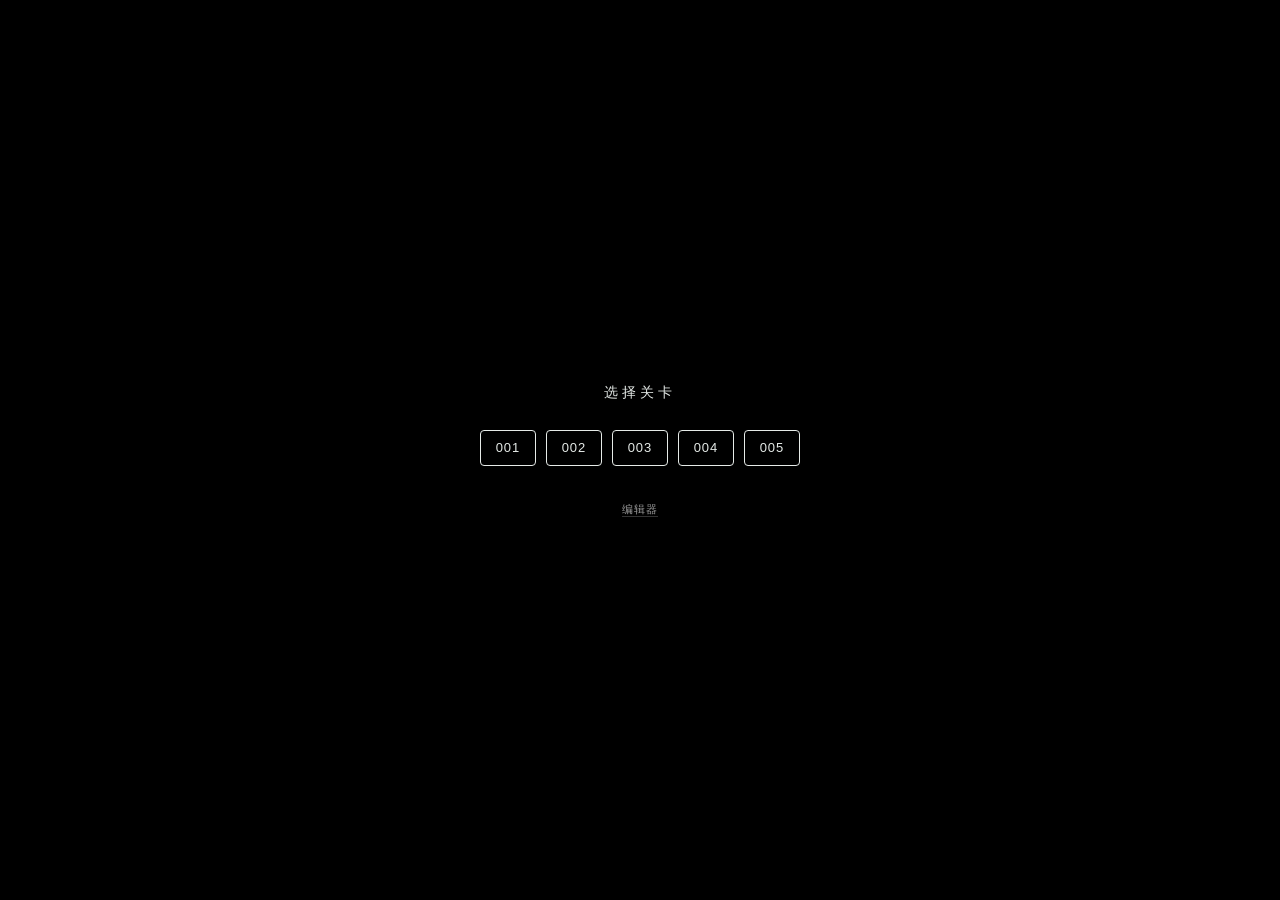
<file: index.html>
<!doctype html>
<html lang="zh-CN">
<head>
  <meta charset="UTF-8">
  <meta name="viewport" content="width=device-width, initial-scale=1, viewport-fit=cover">
  <meta name="theme-color" content="#000000">
  <link rel="icon" href="data:,">
  <title>Falling Ballz · 关卡</title>
  <style>
    * { box-sizing: border-box; }
    html, body { margin: 0; height: 100%; background: #000; color: #fff; font-family: "Helvetica Neue", -apple-system, sans-serif; }
    body { display: flex; align-items: center; justify-content: center; }
    .wrap { width: min(100vw, 420px); padding: 32px 28px; text-align: center; }
    h1 { font-size: 14px; letter-spacing: 4px; color: #e6ebe8; margin: 0 0 28px; font-weight: 400; }
    .levels { display: flex; flex-wrap: wrap; gap: 10px; justify-content: center; }
    .levels a { display: inline-flex; align-items: center; justify-content: center; min-width: 56px; height: 36px; padding: 0 10px; border: 1px solid #e6ebe8; color: #e6ebe8; font-size: 13px; text-decoration: none; letter-spacing: 1px; border-radius: 4px; }
    .levels a:hover { background: #e6ebe8; color: #000; }
    .empty { color: #666; font-size: 12px; letter-spacing: 1px; margin-top: 10px; }
    .footer { margin-top: 36px; font-size: 11px; color: #666; letter-spacing: 1px; }
    .footer a { color: #999; text-decoration: none; border-bottom: 1px solid #333; padding-bottom: 1px; }
    .footer a:hover { color: #fff; border-color: #fff; }
  </style>
</head>
<body>
  <main class="wrap">
    <h1>选择关卡</h1>
    <div id="level-list" class="levels"></div>
    <div id="level-empty" class="empty" hidden>还没有关卡 · 去编辑器创建一个</div>
    <div class="footer"><a href="editor.html">编辑器</a></div>
  </main>
  <script src="js/levels/001.js"></script>
  <script src="js/levels/002.js"></script>
  <script src="js/levels/003.js"></script>
  <script src="js/levels/004.js"></script>
  <script src="js/levels/005.js"></script>
  <script src="js/level-catalog.js"></script>
  <script>
    (() => {
      const saves = LevelCatalog.all();
      const names = Object.keys(saves).sort();
      const list = document.querySelector('#level-list');
      const empty = document.querySelector('#level-empty');
      if (!names.length) { empty.hidden = false; return; }
      for (const name of names) {
        const a = document.createElement('a');
        a.href = `play.html?level=${encodeURIComponent(name)}`;
        a.textContent = name;
        list.appendChild(a);
      }
    })();
  </script>
</body>
</html>
</file>
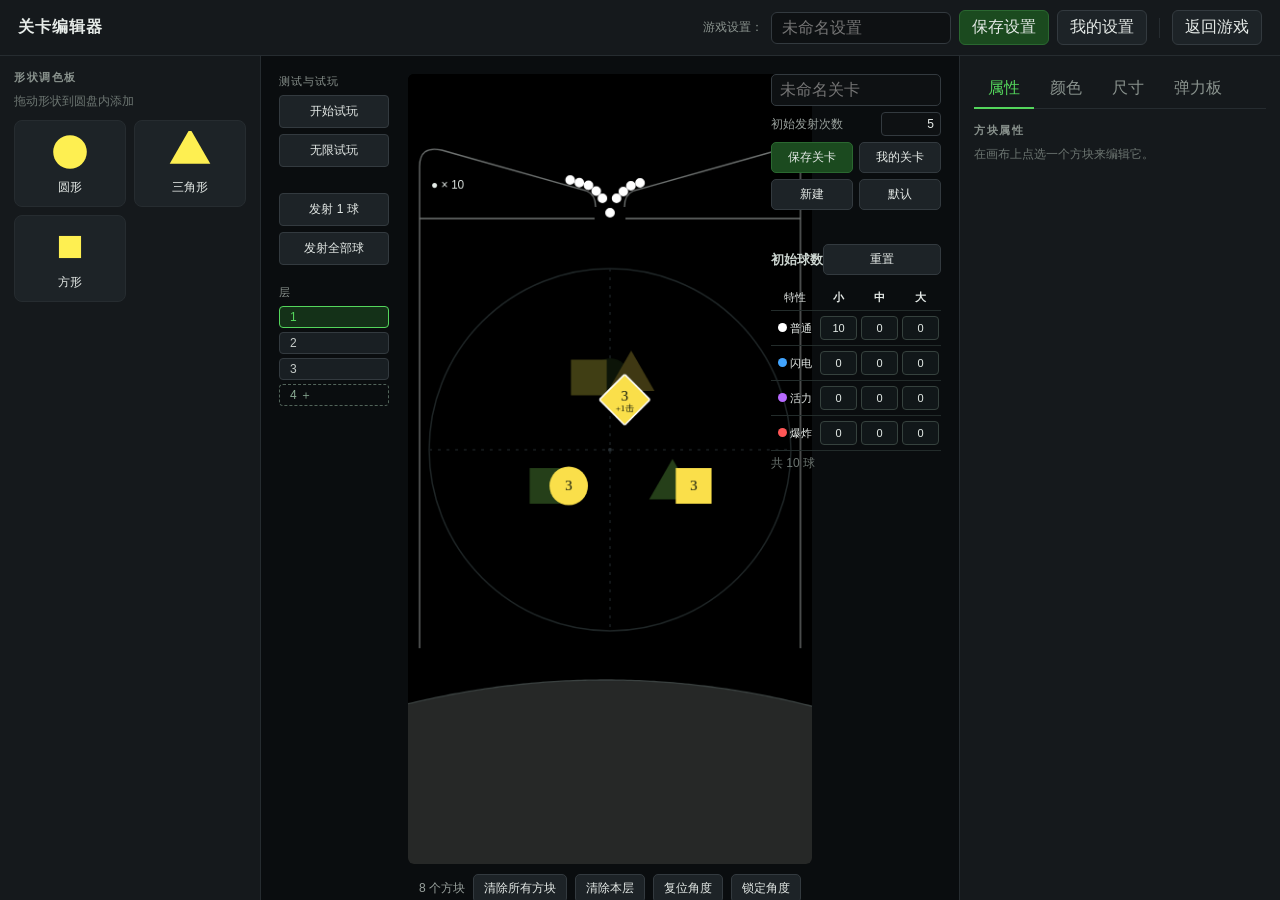
<file: editor.html>
<!doctype html>
<html lang="zh-CN">
<head>
  <meta charset="UTF-8">
  <meta name="viewport" content="width=device-width, initial-scale=1">
  <title>关卡编辑器 · Falling Ballz</title>
  <link rel="stylesheet" href="css/editor.css">
</head>
<body>
  <header class="topbar">
    <h1>关卡编辑器</h1>
    <nav>
      <span class="label">游戏设置：</span>
      <input id="settings-name" placeholder="未命名设置" maxlength="40">
      <button id="save-settings" class="primary">保存设置</button>
      <button id="open-settings-saves">我的设置</button>
      <span class="sep"></span>
      <a href="index.html" class="link">返回游戏</a>
    </nav>
  </header>

  <main class="editor">
    <!-- 左侧：形状调色板 -->
    <aside class="palette-panel">
      <h2>形状调色板</h2>
      <p class="hint">拖动形状到圆盘内添加</p>
      <ul class="palette" id="palette"></ul>
    </aside>

    <!-- 中间：游戏画布 -->
    <section class="canvas-wrap">
      <div class="canvas-left">
        <div class="test-controls">
          <span class="label">测试与试玩</span>
          <button id="playtest-start" class="primary">开始试玩</button>
          <button id="playtest-start-unlimited">无限试玩</button>
          <button id="playtest-stop" class="hidden">结束试玩</button>
          <span id="playtest-info" class="hint"></span>
          <button id="test-1">发射 1 球</button>
          <button id="test-10">发射全部球</button>
          <button id="test-stop" class="hidden">停止</button>
        </div>
        <div class="layer-group">
          <span class="label">层</span>
          <div id="layer-list" class="layer-list"></div>
        </div>
      </div>
      <div class="canvas-main">
        <div class="canvas-stage">
          <canvas id="editor-canvas" width="420" height="820"></canvas>
          <div id="playtest-overlay" class="hidden"><iframe id="playtest-frame" title="当前关卡试玩"></iframe></div>
          <div id="layer-nudge" class="layer-nudge hidden">
            <button id="layer-up" title="往更上面一层（层号 -1）">▲</button>
            <div id="layer-nudge-value">1</div>
            <button id="layer-down" title="往更下面一层（层号 +1）">▼</button>
          </div>
          <div id="promote-prompt" class="promote-prompt hidden">
            <button id="promote-yes" title="移到第 1 层">✓</button>
            <button id="promote-no" title="取消本次移动">✕</button>
          </div>
        </div>
        <div class="canvas-tools">
          <span class="count" id="block-count">0 个方块</span>
          <button id="clear-all" class="tool-btn">清除所有方块</button>
          <button id="clear-layer" class="tool-btn">清除本层</button>
          <button id="reset-angle" class="tool-btn">复位角度</button>
          <button id="lock-angle" class="tool-btn" aria-pressed="false">锁定角度</button>
          <span id="selection-hint" class="hint"></span>
        </div>
      </div>
      <div class="canvas-side">
        <input id="level-name" placeholder="未命名关卡" maxlength="40">
        <div class="side-row attempts-row">
          <label class="label" for="initial-attempts">初始发射次数</label>
          <input id="initial-attempts" type="number" min="1" max="999" step="1" value="5">
        </div>
        <div class="side-row">
          <button id="save-level" class="primary">保存关卡</button>
          <button id="open-level-saves">我的关卡</button>
        </div>
        <div class="side-row">
          <button id="new-level">新建</button>
          <button id="load-default">默认</button>
        </div>
        <section class="ball-roster">
          <div class="ball-roster-head"><strong>初始球数</strong><button id="reset-balls" type="button">重置</button></div>
          <table id="ball-roster"><thead><tr><th>特性</th><th>小</th><th>中</th><th>大</th></tr></thead><tbody></tbody></table>
          <p id="ball-total" class="hint"></p>
        </section>
      </div>
    </section>

    <!-- 右侧：属性 / 游戏设置 -->
    <aside class="inspector">
      <div class="tabs">
        <button type="button" class="tab active" data-tab="props">属性</button>
        <button type="button" class="tab" data-tab="colors">颜色</button>
        <button type="button" class="tab" data-tab="sizes">尺寸</button>
        <button type="button" class="tab" data-tab="bumpers">弹力板</button>
      </div>

      <section class="tab-panel" data-panel="props">
        <h2>方块属性</h2>
        <div id="no-selection" class="hint">在画布上点选一个方块来编辑它。</div>
        <p id="multi-selection" class="hint"></p>
        <div id="selection-layout" class="hidden"><button type="button" data-layout="row">排成一行</button><button type="button" data-layout="column">排成一列</button><button type="button" data-layout="horizontal">水平等距</button><button type="button" data-layout="vertical">垂直等距</button></div>
        <form id="inspector" class="hidden">
          <div class="row"><span>类型</span>
            <select id="f-type">
              <option value="circle">圆形</option>
              <option value="triangle">三角形</option>
              <option value="square">方形</option>
            </select>
          </div>
          <div class="row"><span>尺寸</span>
            <select id="f-tier">
              <option value="medium">中等</option>
            </select>
          </div>
          <div class="row"><span>HP (数字)</span>
            <input type="number" id="f-hp" min="1" step="1">
          </div>
          <div class="row"><span>当前颜色</span>
            <div class="color-swatch" id="f-color-swatch"></div>
          </div>
          <div class="row"><span>相对X (dx)</span>
            <input type="number" id="f-dx" step="1">
          </div>
          <div class="row"><span>相对Y (dy)</span>
            <input type="number" id="f-dy" step="1">
          </div>
          <div class="row"><span>基础角度 (°)</span>
            <input type="number" id="f-angle" step="1">
          </div>
          <div class="row"><span>所在层 (由遮挡决定)</span>
            <input type="number" id="f-layer" readonly>
          </div>
          <div class="row"><span>奖励方块</span>
            <input type="checkbox" id="f-bonus">
          </div>
          <div class="row"><span>奖励类型</span>
            <select id="f-reward-type"><option value="attempts">增加发射次数</option><option value="balls">增加球数 (+N)</option><option value="balls-multiply">球数倍增 (×N)</option><option value="bumper">弹力板</option><option value="buff-size">强化方块 · 尺寸升级</option><option value="buff-lightning">强化方块 · 闪电</option><option value="buff-vitality">强化方块 · 活力</option><option value="buff-explosive">强化方块 · 爆炸</option></select>
          </div>
          <div class="row"><span>奖励数量</span><input id="f-reward-amount" type="number" min="1" max="99" step="1" value="1"><span id="f-reward-unit" class="hint" style="margin-left:4px;"></span></div>
          <p class="hint" id="reward-lifetime"></p>
          <div class="row-buttons">
            <button type="button" id="duplicate" title="复制选中方块（⌘/Ctrl+D）">复制</button>
            <button type="button" id="delete" class="danger">删除</button>
          </div>
        </form>
      </section>

      <section class="tab-panel hidden" data-panel="colors">
        <h2>HP 颜色锚点</h2>
        <p class="hint">两个锚点之间按色相自动渐变，至少保留 2 个。</p>
        <div id="anchor-list" class="anchor-list"></div>
        <button id="add-anchor" class="add-anchor">+ 添加锚点</button>

        <h2>各层亮度</h2>
        <p class="hint">颜色乘以亮度值（0–1）变暗。第 4 层起不显示。</p>
        <div class="layer-previews">
          <div class="layer-row">
            <span>第 1 层</span>
            <input type="number" class="brightness-input" data-layer="1" value="1" step="0.05" min="0" max="1" disabled>
            <div class="gradient-preview" data-layer="1"></div>
          </div>
          <div class="layer-row">
            <span>第 2 层</span>
            <input type="number" class="brightness-input" data-layer="2" step="0.05" min="0" max="1">
            <div class="gradient-preview" data-layer="2"></div>
          </div>
          <div class="layer-row">
            <span>第 3 层</span>
            <input type="number" class="brightness-input" data-layer="3" step="0.05" min="0" max="1">
            <div class="gradient-preview" data-layer="3"></div>
          </div>
        </div>
      </section>

      <section class="tab-panel hidden" data-panel="sizes">
        <h2>形状尺寸 — 中等</h2>
        <p class="hint">所有「中等」方块的半径。改一次全部跟着变。</p>
        <div id="tier-sizes" class="tier-sizes"></div>
      </section>
      <section class="tab-panel hidden" data-panel="bumpers">
        <h2>添加弹力板</h2>
        <p class="hint">圆周共 36 格，每格 10°。按住圆环拖动，批量选中或取消，再点击确定。顶部 ±5° 保留为入口。</p>
        <canvas id="bumper-picker" width="280" height="280" aria-label="弹力板区域选择"></canvas>
        <p id="bumper-info" class="hint"></p>
        <button type="button" id="bumper-confirm">确定</button>
        <button type="button" id="bumper-clear">清空</button>
      </section>
    </aside>
  </main>

  <!-- 存档面板（设置 or 关卡 共用） -->
  <div id="saves-modal" class="modal hidden" aria-hidden="true">
    <div class="modal-backdrop" data-close></div>
    <div class="modal-card">
      <header>
        <h2 id="saves-title">我的存档</h2>
        <button class="close" data-close aria-label="关闭">×</button>
      </header>
      <div class="saves-body">
        <ul id="saves-list" class="saves-list"></ul>
        <div id="saves-empty" class="hint">还没有存档。</div>
      </div>
      <div id="json-view" class="json-view hidden">
        <div class="json-view-head">
          <strong id="json-view-name"></strong>
          <button type="button" id="json-view-close">返回列表</button>
        </div>
        <textarea id="json-view-text" readonly></textarea>
      </div>
    </div>
  </div>

  <script src="js/levels/001.js"></script>
  <script src="js/levels/002.js"></script>
  <script src="js/levels/003.js"></script>
  <script src="js/levels/004.js"></script>
  <script src="js/levels/005.js"></script>
  <script src="js/level-catalog.js"></script>
  <script src="js/palette.js"></script>
  <script src="js/block-geometry.js"></script>
  <script src="js/game-settings.js"></script>
  <script src="js/rewards.js"></script>
  <script src="js/vendor/matter-0.20.0.min.js"></script>
  <script src="js/bumpers.js"></script>
  <script src="js/ball-effects.js"></script>
  <script src="js/physics.js"></script>
  <script src="js/layer-layout.js"></script>
  <script src="js/editor-guides.js"></script>
  <script src="js/editor.js"></script>
</body>
</html>
</file>
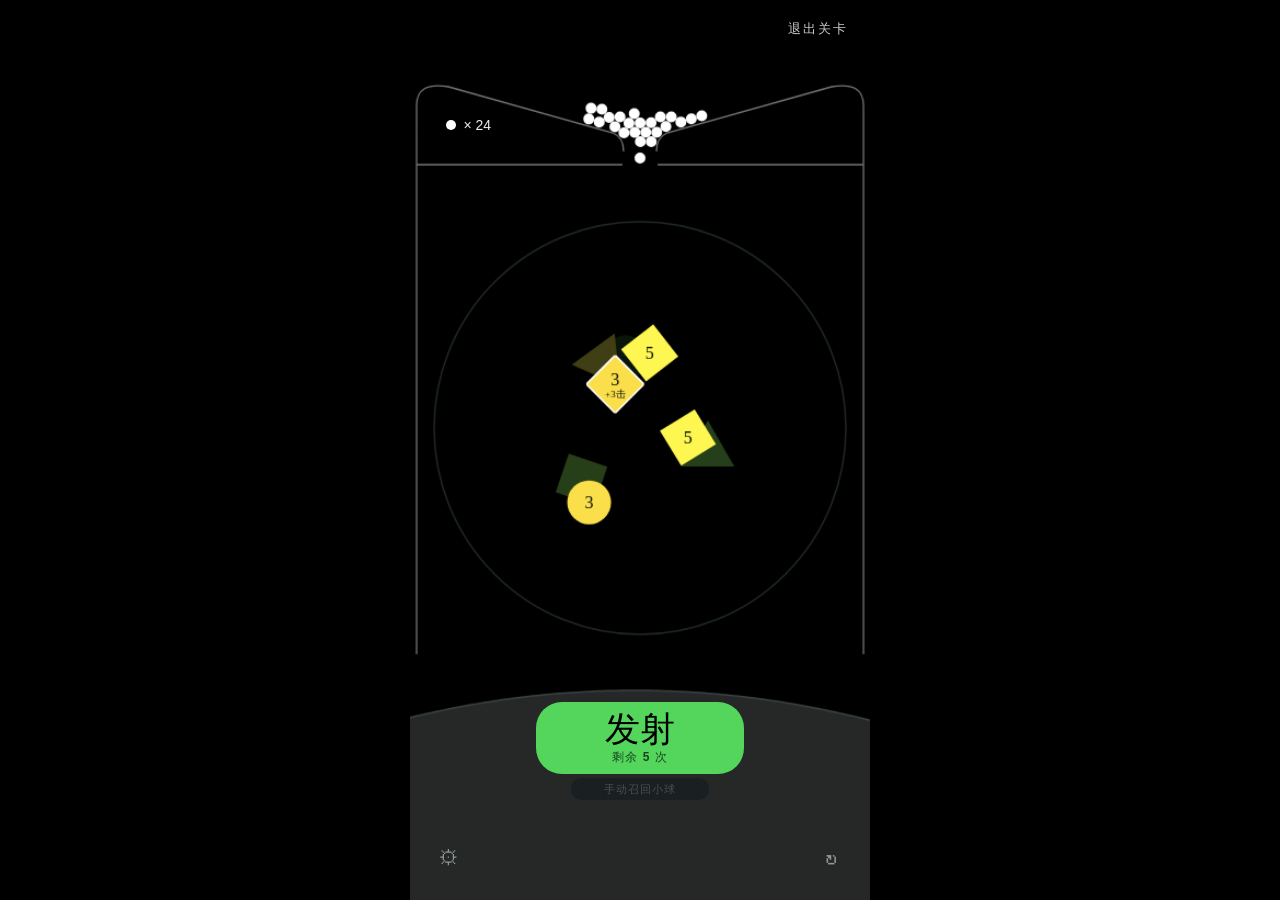
<file: play.html>
<!doctype html>
<html lang="zh-CN">
<head>
  <meta charset="UTF-8">
  <meta name="viewport" content="width=device-width, initial-scale=1, viewport-fit=cover">
  <meta name="theme-color" content="#000000">
  <link rel="icon" href="data:,">
  <title>Falling Ballz · 旋转弹球</title>
  <link rel="stylesheet" href="css/style.css">
</head>
<body>
  <main class="game" aria-label="旋转圆盘弹球游戏">
    <canvas id="game" aria-label="在屏幕任意位置拖动旋转圆盘"></canvas>
    <span id="level-badge" aria-hidden="true"></span>
    <a id="back-link" href="index.html" title="返回关卡选择">退出关卡</a>
    <div id="ball-count" aria-label="待发及回收小球数量"><span class="ball-icon"></span><span>× <b id="ball-count-value">24</b></span></div>
    <div id="live-combo" hidden aria-label="当前最高连击"><canvas id="combo-ball" width="40" height="40" aria-hidden="true"></canvas><span>连击 × <b id="combo-value">8</b></span></div>
    <button id="fire"><span id="fire-label">发射</span><span class="attempts" aria-live="polite">剩余 <strong id="attempts">5</strong> 次</span></button>
    <button id="manual-recall" type="button" disabled>手动召回小球</button>
    <div id="reward" role="log" aria-live="polite" aria-label="获得的增益" hidden></div>
    <p id="status" aria-live="polite">拖动圆盘旋转方块</p>
    <button id="reset" aria-label="重新开始" title="重新开始">↻</button>
    <a id="editor-link" href="editor.html" title="关卡编辑器">⚙</a>
    <section id="result-overlay" class="result-overlay" hidden>
      <div class="result-panel" role="dialog" aria-modal="true" aria-labelledby="result-title" tabindex="-1">
        <h1 id="result-title">挑战成功</h1>
        <p class="result-caption">最高连击小球</p>
        <div class="result-record"><canvas id="result-ball" width="88" height="88" aria-label="最高连击小球形态"></canvas><span>× <strong id="result-combo">0</strong></span></div>
        <p id="result-ball-label"></p>
        <div class="result-score" aria-label="此关得分">
          <p class="result-caption">此关得分</p>
          <p id="result-score-formula"></p>
          <p class="result-score-total">= <strong id="result-score">0</strong></p>
        </div>
        <div class="result-actions"><a href="index.html">退出</a><button id="result-action" type="button">下一关</button></div>
      </div>
    </section>
  </main>
  <script src="js/levels/001.js"></script>
  <script src="js/levels/002.js"></script>
  <script src="js/levels/003.js"></script>
  <script src="js/levels/004.js"></script>
  <script src="js/levels/005.js"></script>
  <script src="js/level-catalog.js"></script>
  <script src="js/palette.js"></script>
  <script src="js/block-geometry.js"></script>
  <script src="js/layer-layout.js"></script>
  <script src="js/game-settings.js"></script>
  <script src="js/rewards.js"></script>
  <script src="js/vendor/matter-0.20.0.min.js"></script>
  <script src="js/bumpers.js"></script>
  <script src="js/ball-effects.js"></script>
  <script src="js/physics.js"></script>
  <script src="js/run-stats.js"></script>
  <script src="js/live-combo.js"></script>
  <script src="js/reward-feed.js"></script>
  <script src="js/game.js"></script>
</body>
</html>
</file>
<file: css/editor.css>
* { box-sizing: border-box; }
html, body { margin: 0; height: 100%; background: #0e1113; color: #e6ebe8; font-family: "Helvetica Neue", -apple-system, sans-serif; }
body { display: flex; flex-direction: column; }

.topbar { display: flex; align-items: center; gap: 16px; padding: 10px 18px; background: #15191c; border-bottom: 1px solid #262c30; }
.topbar h1 { margin: 0; font-size: 16px; font-weight: 600; letter-spacing: 1px; }
.topbar nav { display: flex; gap: 8px; margin-left: auto; align-items: center; }
.topbar button, .topbar .link { font: inherit; padding: 6px 12px; border-radius: 6px; border: 1px solid #333a3f; background: #1d2327; color: #e6ebe8; cursor: pointer; text-decoration: none; }
.topbar button:hover, .topbar .link:hover { background: #2a3237; }
.topbar input, .canvas-topbar input[type="text"], .canvas-topbar input:not([type]), .canvas-topbar #level-name { font: inherit; padding: 6px 10px; border-radius: 6px; border: 1px solid #333a3f; background: #0e1113; color: #e6ebe8; width: 180px; }
.topbar .sep, .canvas-topbar .sep { width: 1px; height: 20px; background: #262c30; margin: 0 4px; }
.topbar .label, .canvas-topbar .label { color: #8a938e; font-size: 12px; }
button.primary { background: #1b4a1f; border-color: #2a6830; }
button.primary:hover { background: #255b2a; }

.canvas-wrap { position: relative; display: flex; align-items: flex-start; justify-content: center; padding: 18px; }
.canvas-main { display: flex; flex-direction: column; align-items: center; }
.canvas-side { position: absolute; top: 18px; right: 18px; display: flex; flex-direction: column; gap: 6px; width: 170px; z-index: 5; }
.hidden { display: none !important; }
.canvas-side .side-row { display: flex; gap: 6px; }
.canvas-side input#level-name { font: inherit; padding: 6px 8px; border-radius: 5px; border: 1px solid #333a3f; background: #0e1113; color: #e6ebe8; width: 100%; }
.canvas-side .attempts-row { align-items: center; justify-content: space-between; gap: 6px; }
.canvas-side .attempts-row label { color: #99a19d; font-size: 12px; }
.canvas-side .attempts-row input { font: inherit; font-size: 12px; padding: 4px 6px; border-radius: 4px; border: 1px solid #333a3f; background: #0e1113; color: #e6ebe8; width: 60px; text-align: right; }
.canvas-side button { flex: 1; font: inherit; padding: 6px 8px; border-radius: 5px; border: 1px solid #333a3f; background: #1d2327; color: #e6ebe8; cursor: pointer; font-size: 12px; white-space: nowrap; }
.canvas-side button:hover { background: #2a3237; }
.canvas-side button.primary { background: #1b4a1f; border-color: #2a6830; }
.canvas-side button.primary:hover { background: #255b2a; }

.brightness-input { width: 60px; padding: 4px 6px; border-radius: 4px; border: 1px solid #333a3f; background: #0e1113; color: #e6ebe8; font: inherit; font-size: 12px; }
.brightness-input:disabled { opacity: .5; }

.layer-previews { display: flex; flex-direction: column; gap: 10px; margin-bottom: 20px; }
.layer-row { display: flex; align-items: center; gap: 8px; }
.layer-row > span { width: 42px; color: #99a19d; font-size: 12px; flex-shrink: 0; }
.layer-row .gradient-preview { flex: 1; margin: 0; height: 24px; }
.layer-row .gradient-preview .mark span { display: none; }

.tier-sizes { display: flex; flex-direction: column; gap: 6px; }
.tier-sizes .row { display: flex; align-items: center; gap: 8px; }
.tier-sizes .row > span { flex: 1; color: #99a19d; font-size: 13px; }
.tier-sizes input { width: 90px; padding: 5px 8px; border-radius: 5px; border: 1px solid #333a3f; background: #0e1113; color: #e6ebe8; font: inherit; }

.modal { position: fixed; inset: 0; z-index: 50; display: flex; align-items: center; justify-content: center; }
.modal.hidden { display: none; }
.modal-backdrop { position: absolute; inset: 0; background: rgba(0,0,0,.6); }
.modal-card { position: relative; width: min(640px, 92vw); max-height: 80vh; background: #15191c; border: 1px solid #262c30; border-radius: 10px; display: flex; flex-direction: column; overflow: hidden; }
.modal-card header { display: flex; align-items: center; padding: 12px 16px; border-bottom: 1px solid #262c30; }
.modal-card header h2 { margin: 0; font-size: 14px; letter-spacing: 1px; color: #e6ebe8; text-transform: none; }
.modal-card .close { margin-left: auto; width: 28px; height: 28px; border: 0; background: transparent; color: #99a19d; font-size: 22px; cursor: pointer; border-radius: 4px; }
.modal-card .close:hover { background: #1d2327; color: #fff; }
.saves-body { padding: 10px 16px 16px; overflow-y: auto; }
.saves-list { list-style: none; padding: 0; margin: 0; display: flex; flex-direction: column; gap: 6px; }
.saves-list li { display: flex; align-items: center; gap: 10px; padding: 10px 12px; background: #1d2327; border: 1px solid #262c30; border-radius: 6px; }
.saves-list .meta { flex: 1; min-width: 0; }
.saves-list .meta .name { color: #e6ebe8; font-size: 14px; }
.saves-list .meta .sub { color: #8a938e; font-size: 11px; margin-top: 2px; }
.saves-list .actions { display: flex; gap: 6px; }
.saves-list button { font: inherit; padding: 5px 10px; border-radius: 5px; border: 1px solid #333a3f; background: #15191c; color: #e6ebe8; cursor: pointer; font-size: 12px; }
.saves-list button:hover { background: #262c30; }
.saves-list button.danger { color: #ff8a7a; }
.json-view { padding: 10px 16px 16px; display: flex; flex-direction: column; gap: 10px; min-height: 0; flex: 1; }
.json-view.hidden { display: none; }
.json-view-head { display: flex; align-items: center; gap: 10px; }
.json-view-head strong { color: #e6ebe8; }
.json-view-head button { margin-left: auto; font: inherit; padding: 5px 10px; border-radius: 5px; border: 1px solid #333a3f; background: #1d2327; color: #e6ebe8; cursor: pointer; font-size: 12px; }
#json-view-text { flex: 1; min-height: 260px; background: #0e1113; color: #c6ccc9; border: 1px solid #262c30; border-radius: 6px; padding: 10px; font-family: ui-monospace, SF Mono, Menlo, monospace; font-size: 12px; resize: vertical; }

.editor { flex: 1; display: grid; grid-template-columns: 260px 1fr 320px; gap: 1px; background: #262c30; overflow: hidden; }
.palette-panel, .inspector { background: #15191c; padding: 14px; overflow-y: auto; }
.canvas-wrap { background: #0a0d0f; }

h2 { font-size: 11px; letter-spacing: 1.5px; color: #8a938e; text-transform: uppercase; margin: 18px 0 8px; font-weight: 600; }
h2:first-child { margin-top: 0; }
.hint { color: #6c7571; font-size: 12px; margin: 4px 0 10px; }

.palette { list-style: none; padding: 0; margin: 0; display: grid; grid-template-columns: 1fr 1fr; gap: 8px; }
.palette li { background: #1d2327; border: 1px solid #262c30; border-radius: 8px; padding: 10px; display: flex; flex-direction: column; align-items: center; gap: 6px; cursor: grab; font-size: 12px; }
.palette li:hover { background: #262c30; }
.palette li.active { border-color: #54d65c; }
.palette li svg { width: 42px; height: 42px; }

.tabs { display: flex; gap: 2px; margin-bottom: 14px; border-bottom: 1px solid #262c30; }
.tabs .tab { font: inherit; padding: 8px 14px; border: 0; background: transparent; color: #8a938e; cursor: pointer; border-bottom: 2px solid transparent; margin-bottom: -1px; }
.tabs .tab:hover { color: #e6ebe8; }
.tabs .tab.active { color: #54d65c; border-bottom-color: #54d65c; }

.gradient-preview { position: relative; height: 36px; border-radius: 5px; margin-bottom: 24px; overflow: visible; }
.gradient-preview .bar { height: 100%; border-radius: 5px; }
.gradient-preview .mark { position: absolute; top: -4px; bottom: -4px; width: 2px; background: #fff; box-shadow: 0 0 0 1px #000; }
.gradient-preview .mark span { position: absolute; top: 100%; left: 50%; transform: translateX(-50%); font-size: 10px; color: #c6ccc9; margin-top: 2px; white-space: nowrap; }

.canvas-stage { position: relative; display: inline-block; }
#editor-canvas { background: #000; height: calc(100vh - 110px); width: calc((100vh - 110px) * 420 / 820); max-height: 820px; max-width: 420px; aspect-ratio: 420 / 820; cursor: crosshair; border-radius: 6px; display: block; }

.canvas-left { position: absolute; left: 18px; top: 18px; display: flex; flex-direction: column; gap: 20px; width: 110px; }
.canvas-left .label { color: #8a938e; font-size: 11px; letter-spacing: 1px; }
.test-controls, .layer-group { display: flex; flex-direction: column; gap: 6px; }
.test-controls button { padding: 7px 8px; font: inherit; font-size: 12px; border: 1px solid #333a3f; background: #1d2327; color: #e6ebe8; border-radius: 4px; cursor: pointer; }
.test-controls button:hover { background: #2a3237; }
#test-stop { background: #4a1b1b; border-color: #682a2a; color: #ff8a7a; }
#test-stop:hover { background: #5b2525; }

.layer-list { display: flex; flex-direction: column; gap: 4px; }
.layer-list button { height: 22px; padding: 0 10px; border: 1px solid #333a3f; background: rgba(29,35,39,.85); color: #c6ccc9; cursor: pointer; border-radius: 4px; font: inherit; font-size: 12px; text-align: left; }
.layer-list button:hover { background: #2a3237; color: #fff; }
.layer-list button.active { border-color: #54d65c; color: #54d65c; background: rgba(27,74,31,.6); }
.layer-list button .delta { font-size: 10px; margin-left: 6px; font-weight: 600; }
.layer-list button .delta.pos { color: #78e278; }
.layer-list button .delta.neg { color: #ff8a7a; }

.promote-prompt { position: absolute; display: flex; gap: 4px; padding: 3px; background: rgba(15,20,22,.95); border: 1px solid #333a3f; border-radius: 5px; z-index: 10; }
.promote-prompt.hidden { display: none; }
.promote-prompt button { width: 22px; height: 22px; padding: 0; border: 0; background: transparent; cursor: pointer; font-size: 13px; border-radius: 3px; }
#promote-yes { color: #78e278; }
#promote-yes:hover { background: rgba(27,74,31,.6); }
#promote-no { color: #ff8a7a; }
#promote-no:hover { background: rgba(74,27,27,.6); }

.layer-nudge { position: absolute; left: 10px; top: 50%; transform: translateY(-50%); display: flex; flex-direction: column; align-items: center; gap: 2px; background: rgba(29,35,39,.9); padding: 4px; border-radius: 6px; border: 1px solid #333a3f; }
.layer-nudge.hidden { display: none; }
.layer-nudge button { width: 28px; height: 24px; padding: 0; border: 0; background: transparent; color: #c6ccc9; cursor: pointer; font: inherit; font-size: 11px; border-radius: 3px; }
.layer-nudge button:hover { background: #2a3237; color: #fff; }
.layer-nudge #layer-nudge-value { font-size: 13px; color: #54d65c; font-weight: 600; min-width: 20px; text-align: center; }
.canvas-tools { margin-top: 10px; display: flex; gap: 8px; color: #99a19d; font-size: 12px; align-items: center; }
.canvas-tools .count { margin-right: 0; white-space: nowrap; }
.tool-btn { font: inherit; padding: 5px 10px; border-radius: 5px; border: 1px solid #333a3f; background: #1d2327; color: #e6ebe8; cursor: pointer; font-size: 12px; }
.tool-btn:hover { background: #2a3237; }

.inspector form .row { display: flex; align-items: center; justify-content: space-between; gap: 10px; margin: 6px 0; font-size: 13px; }
.inspector form .row > span { color: #99a19d; }
.inspector input[type="number"], .inspector select { width: 110px; padding: 5px 8px; border-radius: 5px; border: 1px solid #333a3f; background: #0e1113; color: #e6ebe8; font: inherit; }
.inspector input[type="checkbox"] { width: 16px; height: 16px; }
.color-swatch { width: 60px; height: 24px; border-radius: 4px; border: 1px solid #333a3f; }
.row-buttons { display: flex; gap: 8px; margin-top: 12px; }
.row-buttons button { flex: 1; padding: 7px; border-radius: 6px; border: 1px solid #333a3f; background: #1d2327; color: #e6ebe8; font: inherit; cursor: pointer; }
.row-buttons button:hover { background: #262c30; }
.row-buttons button.danger { color: #ff8a7a; }
.row-buttons button.danger:hover { background: #3a1f1b; }
.hidden { display: none !important; }

.anchor-list { display: flex; flex-direction: column; gap: 4px; }
.anchor-row { display: flex; align-items: center; gap: 6px; }
.anchor-row input[type="number"] { width: 70px; padding: 4px 6px; border-radius: 4px; border: 1px solid #333a3f; background: #0e1113; color: #e6ebe8; font: inherit; }
.anchor-row input[type="color"] { flex: 1; height: 26px; padding: 0; border: 1px solid #333a3f; border-radius: 4px; background: #0e1113; cursor: pointer; }
.anchor-row .del { width: 22px; height: 22px; padding: 0; border: 1px solid #333a3f; background: #1d2327; color: #ff8a7a; border-radius: 4px; cursor: pointer; font-size: 14px; line-height: 1; }
.anchor-row .del:disabled { color: #4a504e; cursor: default; }
.add-anchor { margin-top: 8px; width: 100%; padding: 6px; border-radius: 5px; border: 1px dashed #333a3f; background: transparent; color: #99a19d; font: inherit; cursor: pointer; }
.add-anchor:hover { background: #1d2327; color: #e6ebe8; }

.sizes { list-style: none; padding: 0; margin: 0; font-size: 13px; color: #c6ccc9; }
.sizes li { display: flex; justify-content: space-between; padding: 4px 0; border-bottom: 1px dashed #262c30; }
.sizes li:last-child { border: 0; }

#playtest-overlay { position: absolute; inset: 0; z-index: 30; background: #000; border-radius: 5px; overflow: hidden; }
#playtest-frame { border: 0; width: 100%; height: 100%; display: block; }
#playtest-info { max-width: 130px; font-size: 11px; }

.palette li { touch-action: none; user-select: none; }
.palette li svg { pointer-events: none; }
.palette-drag-ghost { position: fixed; width: 48px; height: 48px; transform: translate(-50%, -50%); pointer-events: none; z-index: 1000; }
.palette-drag-ghost svg { width: 100%; height: 100%; }

#bumper-picker { width: 100%; max-width: 280px; height: auto; touch-action: none; cursor: pointer; }
.tabs { flex-wrap: wrap; }
[data-panel="bumpers"] button { background: #1d2327; color: #dce4e1; border: 1px solid #343d3e; border-radius: 6px; padding: 8px 16px; cursor: pointer; }
[data-panel="bumpers"] #bumper-confirm { background: #205d2a; border-color: #328c40; }
[data-panel="bumpers"] button:hover { filter: brightness(1.2); }
.canvas-tools { flex-wrap: wrap; justify-content: center; width: 100%; max-width: 420px; align-self: center; }
#selection-hint { flex-basis: 100%; text-align: center; }
#selection-hint:empty { display: none; }
#lock-angle[aria-pressed="true"] { border-color: #54d65c; background: #193d21; color: #8bea90; }
.ball-roster { margin-top: 28px; width: 100%; }
.ball-roster-head { display: flex; align-items: center; justify-content: space-between; margin-bottom: 10px; font-size: 13px; color: #cdd6d1; }
#ball-roster { border-collapse: collapse; width: 100%; font-size: 11px; table-layout: fixed; }
#ball-roster th, #ball-roster td { padding: 5px 2px; text-align: center; border-bottom: 1px solid #232c2b; }
#ball-roster th:first-child { width: 47px; font-weight: normal; }
#ball-roster input { width: 100%; min-width: 0; padding: 5px 2px; text-align: center; font-size: 12px; }
.ball-swatch { display: inline-block; width: 9px; height: 9px; border-radius: 50%; margin-right: 3px; }
#ball-roster input { background: #111719; color: #e5ece8; border: 1px solid #36423e; border-radius: 4px; font: inherit; }
#ball-roster input:focus { outline: 1px solid #54d65c; border-color: #54d65c; }
input[type="number"] { appearance: textfield; -moz-appearance: textfield; cursor: ew-resize; touch-action: none; }
input[type="number"]::-webkit-inner-spin-button, input[type="number"]::-webkit-outer-spin-button { -webkit-appearance: none; margin: 0; }
.number-scrubbing, .number-scrubbing * { cursor: ew-resize !important; user-select: none !important; }
.layer-list button.empty-layer { border: 1px dashed #52645a; color: #8aab94; background: transparent; }
#selection-layout { display: flex; flex-wrap: wrap; gap: 5px; margin-bottom: 10px; }
#selection-layout.hidden { display: none; }
#selection-layout button { padding: 5px 8px; background: #1d2327; color: #cfdcd4; border: 1px solid #36443c; border-radius: 4px; font: inherit; font-size: 11px; cursor: pointer; }
</file>
<file: css/style.css>
* { box-sizing: border-box; }
html, body { margin: 0; width: 100%; height: 100%; background: #000; overscroll-behavior: none; touch-action: none; user-select: none; }
body { display: flex; align-items: center; justify-content: center; font-family: "Helvetica Neue", sans-serif; }
.game { position: relative; width: min(100vw, calc(100dvh * 420 / 820), 480px); aspect-ratio: 420 / 820; background: #000; overflow: hidden; }
canvas { display: block; width: 100%; height: 100%; touch-action: none; }
button { font-family: inherit; cursor: pointer; touch-action: manipulation; }
#fire { display: flex; flex-direction: column; align-items: center; justify-content: center; gap: 2px; line-height: 1.05; position: absolute; left: 27.5%; top: 78%; width: 45%; height: 8%; border: 0; border-radius: 26px; background: #54d65c; color: #000; font-size: clamp(22px, 4.5vh, 35px); }
#fire:hover:not(:disabled) { background: #77ed72; }
#fire:active:not(:disabled) { transform: scale(.97); }
#fire:disabled { background: #354b37; color: #9aa79b; cursor: default; font-size: clamp(16px, 3vh, 24px); }
button:focus-visible { outline: 2px solid white; outline-offset: 5px; }
#status { position: absolute; top: 88%; width: 100%; text-align: center; color: #858c87; font-size: 11px; letter-spacing: 1px; pointer-events: none; }
#manual-recall { position: absolute; left: 35%; top: 86.5%; width: 30%; height: 2.4%; border: 0; border-radius: 10px; background: #2a3237; color: #c6ccc9; font-size: 11px; letter-spacing: 1px; cursor: pointer; }
#manual-recall:hover:not(:disabled) { background: #3a4348; color: #fff; }
#manual-recall:disabled { background: #1a1f22; color: #4a504e; cursor: default; }
#reset { position: absolute; bottom: 3%; right: 5%; width: 32px; height: 32px; border: 0; background: transparent; color: #929993; font-size: 25px; }
#editor-link { position: absolute; bottom: 3%; left: 5%; width: 32px; height: 32px; display: flex; align-items: center; justify-content: center; color: #929993; font-size: 20px; text-decoration: none; }
#level-badge { position: absolute; top: 2%; left: 4%; color: #c6ccc9; font-size: 13px; letter-spacing: 2px; z-index: 5; pointer-events: none; }
#back-link { position: absolute; top: 2%; right: 4%; color: #c6ccc9; font-size: 13px; letter-spacing: 2px; text-decoration: none; z-index: 5; padding: 2px 4px; }
#back-link:hover { color: #fff; }
body.playtest #back-link, body.playtest #level-badge { display: none; }

.attempts { color: #17451d; font-size: 12px; letter-spacing: 1px; pointer-events: none; line-height: 1.2; }
.attempts strong { font-weight: 600; }
.attempts.low { color: #713414; }
#fire:disabled .attempts { color: #a1b3a3; }
#fire:disabled { pointer-events: none; }
#reward[hidden] { display: none; }
#reward { position: absolute; left: 50%; top: 5.5%; transform: translateX(-50%); z-index: 8; width: 62%; height: 66px; pointer-events: none; }
.reward-row { position: absolute; left: 0; width: 100%; padding: 3px 9px; background: rgb(0 0 0 / 62%); border: 0; border-radius: 0; color: #fff; font-size: clamp(10px, 1.55vh, 12px); font-weight: 400; line-height: 15px; letter-spacing: .5px; text-align: center; white-space: nowrap; }

#ball-count { position: absolute; left: 8%; top: 13%; display: flex; align-items: center; gap: 7px; color: #eee; font-size: 14px; pointer-events: none; font-variant-numeric: tabular-nums; }
.ball-icon { width: 10px; height: 10px; border-radius: 50%; background: #fff; }
#ball-count b { font-weight: 400; }

body.playtest #editor-link { display: none; }

.result-overlay[hidden] { display: none; }
.result-overlay { position: absolute; inset: 0; z-index: 20; display: grid; place-items: center; background: rgb(0 0 0 / 82%); padding: 28px; }
.result-panel { width: 100%; max-width: 320px; padding: 34px 22px 28px; text-align: center; background: #080a09; border: 1px solid #454b47; border-radius: 4px; color: #e6ebe8; outline: none; }
.result-panel h1 { margin: 0 0 32px; font-size: 20px; font-weight: 400; letter-spacing: 4px; }
.result-caption { color: #8b938e; font-size: 11px; letter-spacing: 2px; }
.result-record { display: flex; justify-content: center; align-items: center; gap: 4px; font-size: 28px; }
.result-record canvas { width: 76px; height: 76px; }
.result-record strong { font-weight: 400; font-variant-numeric: tabular-nums; }
#result-ball-label { margin: 0 0 22px; min-height: 16px; font-size: 11px; color: #a1aaa4; letter-spacing: 1px; }
.result-actions { display: flex; gap: 12px; justify-content: center; }
.result-actions a, .result-actions button { flex: 1; display: inline-flex; align-items: center; justify-content: center; height: 38px; padding: 0 8px; border: 1px solid #e6ebe8; border-radius: 4px; background: transparent; color: #e6ebe8; font: inherit; font-size: 13px; text-decoration: none; letter-spacing: 1px; }
.result-actions a:hover, .result-actions button:hover:not(:disabled) { color: #000; background: #e6ebe8; }
.result-actions button:disabled { opacity: .3; cursor: default; }

#live-combo[hidden] { display: none; }
#live-combo { position: absolute; top: 21%; right: 6%; display: flex; align-items: center; gap: 5px; color: #eee; font-size: clamp(12px, 2.4vh, 17px); letter-spacing: 1px; pointer-events: none; font-variant-numeric: tabular-nums; }
#live-combo canvas { width: 20px; height: 20px; }
#combo-value { display: inline-block; min-width: 1.2em; font-weight: 500; transform-origin: center; }

.reward-value { display: inline-block; position: relative; height: 15px; line-height: 15px; overflow: hidden; vertical-align: bottom; min-width: 1ch; font-variant-numeric: tabular-nums; }
.reward-value > span { display: block; }
.reward-value .reward-value-old { position: absolute; inset: 0; }

.result-score { margin: 0 0 26px; }
.result-score .result-caption { margin: 0 0 8px; }
#result-score-formula { margin: 0; color: #a1aaa4; font-size: 13px; }
.result-score-total { margin: 10px 0 0; font-size: 30px; font-variant-numeric: tabular-nums; overflow-wrap: anywhere; }
.result-score-total strong { font-weight: 400; }
</file>
